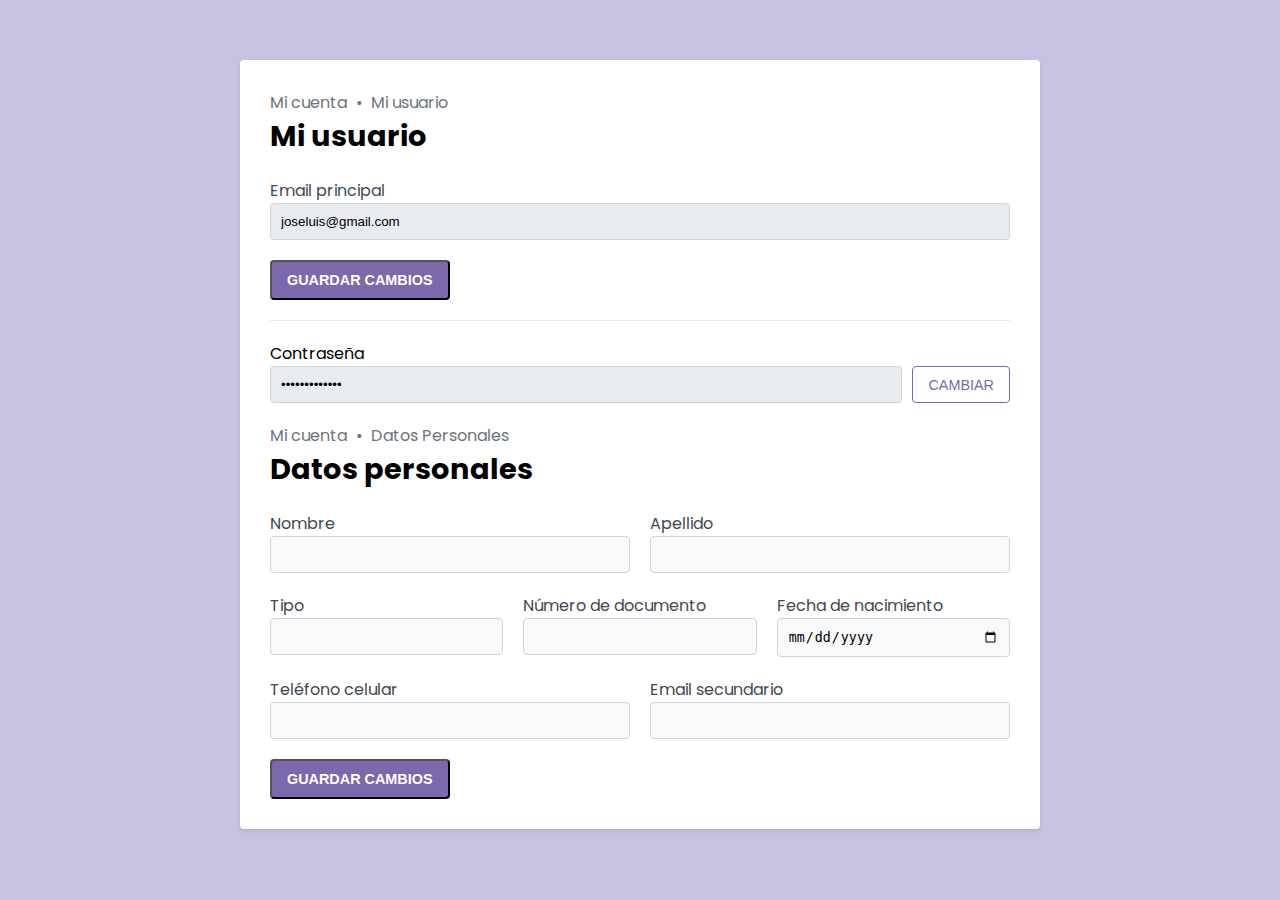
<file: html/datos-personales.html>
﻿<!DOCTYPE html>
<html lang="es">
<head>
    <meta charset="UTF-8">
    <meta name="viewport" content="width=device-width, initial-scale=1.0">
    <title>Perfil de Usuario</title>
    <link rel="stylesheet" href="../css/estilos-datos-personales.css">
</head>
<body>

    <div class="perfil-contenedor">

        <section class="ruta-navegacion">
            <span>Mi cuenta</span>
            <span class="separator">•</span>
            <span>Mi usuario</span>
        </section>

        <section class="seccion">
            <h2 class="titulo-seccion">Mi usuario</h2>

            <form class="formulario">
                <section class="campo">
                    <label for="email-principal">Email principal</label>
                    <input type="email" id="email-principal" value="joseluis@gmail.com" readonly>
                </section>
                <button type="submit" class="boton-guardar">GUARDAR CAMBIOS</button>
            </form>

            <div class="separador"></div>

            <section class="contrasena-contenedor">
                <label for="contrasena">Contraseña</label>
                <div class="contrasena-input-grupo">
                    <input type="password" id="contrasena" value="•••••••••••••" readonly>
                    <button type="button" class="boton-cambiar">CAMBIAR</button>
                </div>
            </section>
        </section>

        <nav class="ruta-navegacion">
            <span>Mi cuenta</span>
            <span class="separator">•</span>
            <span>Datos Personales</span>
        </nav>

        <section class="seccion">
            <h2 class="titulo-seccion">Datos personales</h2>

            <form class="formulario formulario-dos-columnas">
                
                <div class="campo">
                    <label for="nombre">Nombre</label>
                    <input type="text" id="nombre">
                </div>
                <div class="campo">
                    <label for="apellido">Apellido</label>
                    <input type="text" id="apellido">
                </div>

                <div class="campo campo-triple">
                    <label for="tipo-doc">Tipo</label>
                    <input type="text" id="tipo-doc">
                </div>
                <div class="campo campo-triple">
                    <label for="numero-doc">Número de documento</label>
                    <input type="text" id="numero-doc">
                </div>
                <div class="campo campo-triple">
                    <label for="fecha-nac">Fecha de nacimiento</label>
                    <input type="date" id="fecha-nac">
                </div>
                
                <div class="campo">
                    <label for="telefono">Teléfono celular</label>
                    <input type="tel" id="telefono">
                </div>
                <div class="campo">
                    <label for="email-secundario">Email secundario</label>
                    <input type="email" id="email-secundario">
                </div>

                <div>
                    <button type="submit" class="boton-guardar">GUARDAR CAMBIOS</button>
                </div>
            </form>
        </section>

    </div>

</body>
</html>
</file>
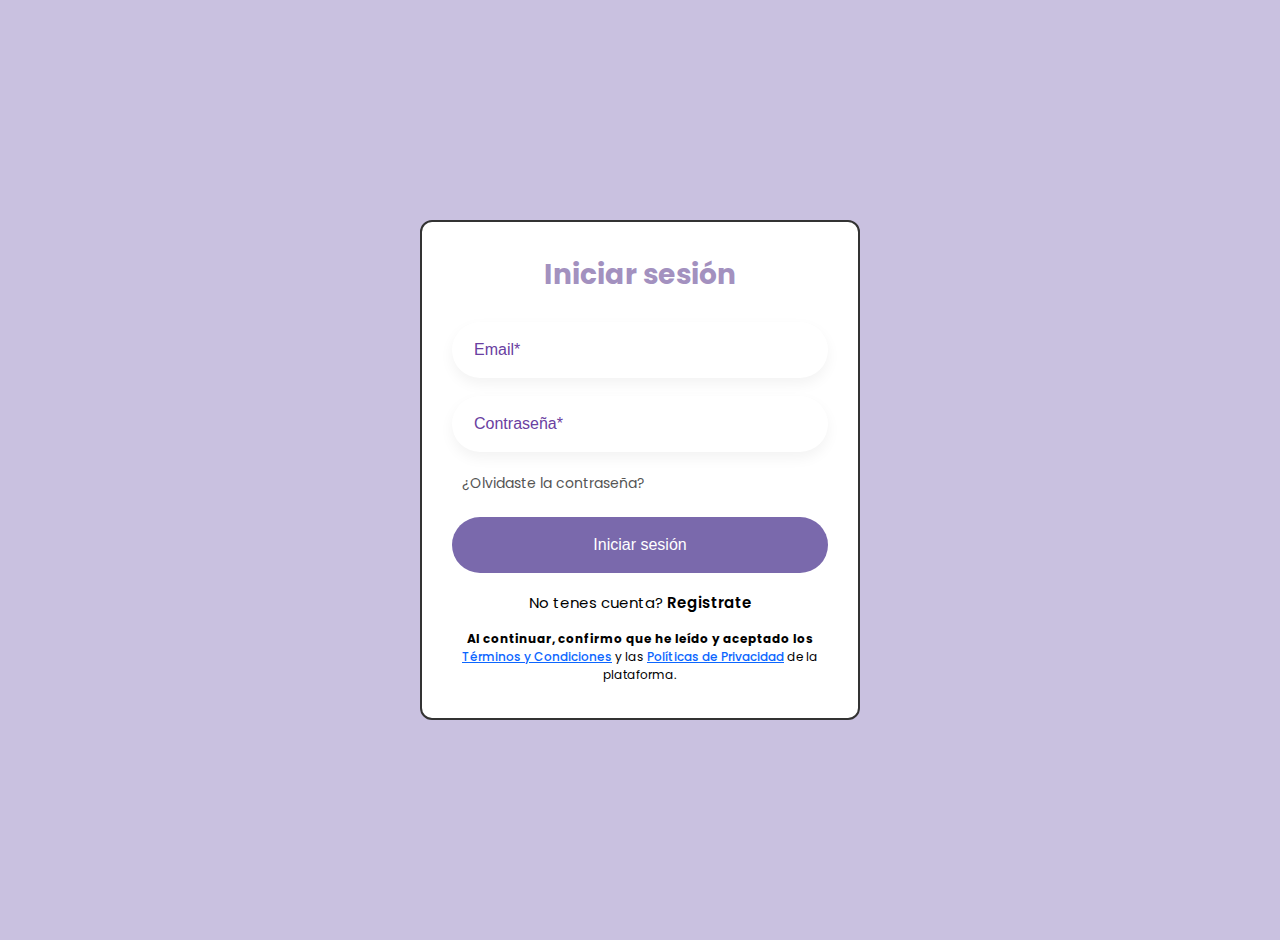
<file: html/login.html>
<!DOCTYPE html>
<html lang="es">
<head>  
   <meta charset="UTF-8">
   <meta name="viewport" content="width=device-width, initial-scale=1.0">
   <title> Iniciar sesion </title>
   <link rel="stylesheet" href="../css/estilos-login.css">
</head>
<body>
  <div class="contenedor-principal">
    <section class="caja-login">
      <header class="encabezado-login">
        <h1> Iniciar sesión </h1>
      </header>

      <form action="#" method="post" class="formulario-login" id="formulario-login" name="formulario-login">
        <section class="caja-entrada">
          <input type="email" id="email" name="email" class="campo-entrada" placeholder="Email*" autocomplete="off" required>
        </section>

        <section class="caja-entrada">
          <input type="password" id="contrasenia" name="contrasenia" class="campo-entrada" placeholder="Contraseña*" autocomplete="off" required>
          <small id="mensaje-contrasenia"></small>
          
        </section>

        <section class="recuperar-contrasenia">
          <a class="enlace-recuperar-contrasenia" href="recuperar-password.html" id="recuperar-contrasenia" name="recuperar-contrasenia">¿Olvidaste la contraseña?</a>
        </section>

       <section class="caja-boton">
          <button type="submit" class="boton-enviar" id="boton-enviar" name="boton-enviar" disabled >Iniciar sesión</button>
        </section>

        <section class="enlace-registro">
          <p>No tenes cuenta? <a href="registrarse.html">Registrate</a></p>
        </section>
      </form>
      
      <section class="texto-terminos">
        <p>
          <strong>Al continuar, confirmo que he leído y aceptado los</strong>
          <a href="../html/terminos-condiciones.html">Términos y Condiciones</a>
          y las
          <a href="../html/terminos-condiciones.html">Políticas de Privacidad</a>
          de la plataforma.
        </p>
      </section>
    </section>
  </div>
  <script src="../js/login.js"></script>
</body>
</html>
</file>
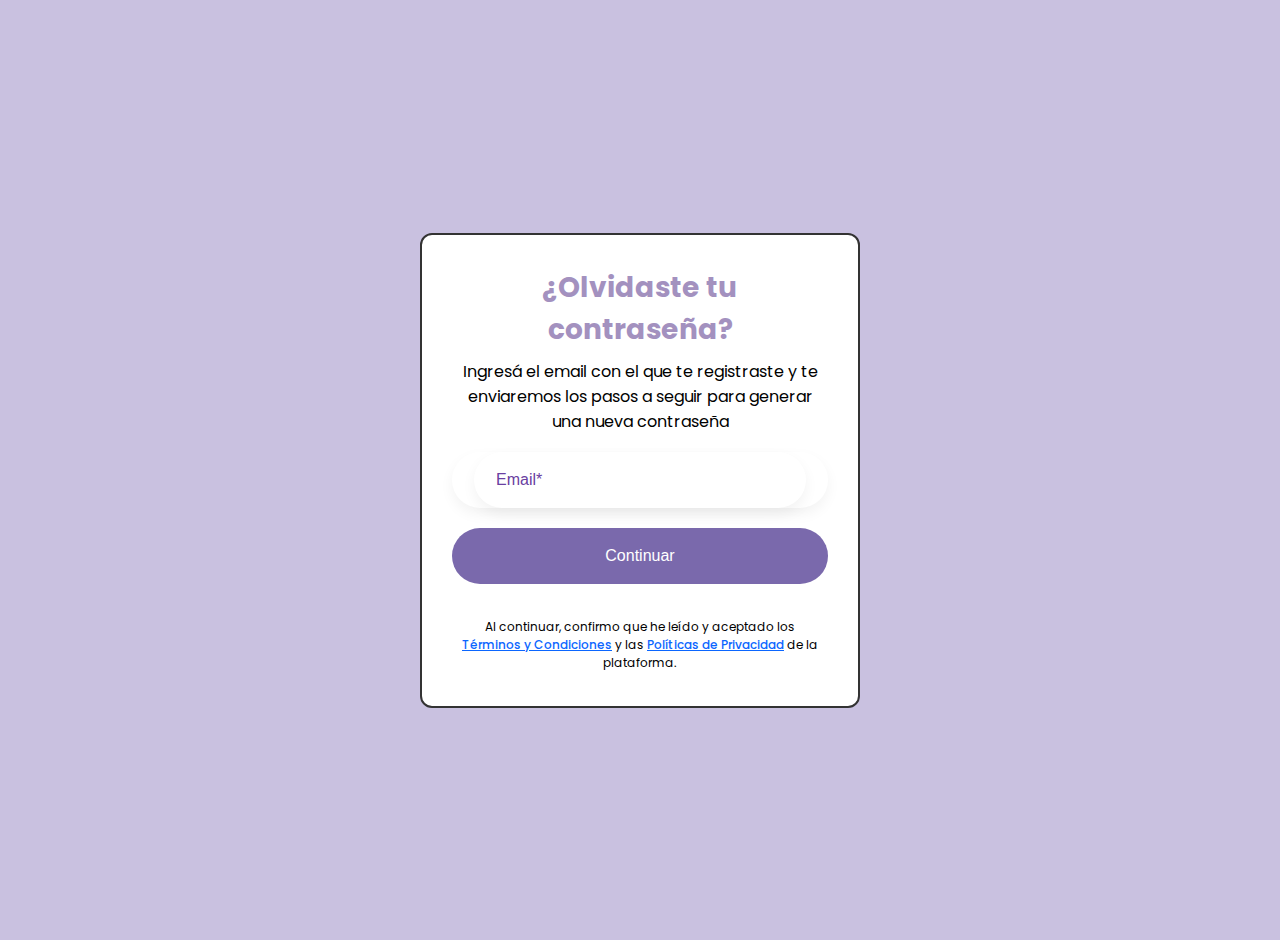
<file: html/recuperar-password.html>
﻿<!DOCTYPE html>
<html lang="es">
<head>
    <meta charset="UTF-8">
    <meta name="viewport" content="width=device-width, initial-scale=1.0">
    <title>Recuperar Contraseña</title>
    <link rel="stylesheet" href="../css/estilos-recuperar-password.css">
    <link rel="stylesheet" href="../css/estilos-login.css">
</head>
<body >
    <div class="contenedor-principal">
        <section class="caja-recuperarContrasenia">       
            <header class="encabezado-recuperarContrasenia">
                <h1>¿Olvidaste tu contraseña?</h1>
            </header>
            <main>
                <p class="textoParaRecuperarContrasenia">Ingresá el email con el que te registraste y te enviaremos los pasos a seguir para generar una nueva contraseña</p>
                <form action="#" method="post" class="caja-entrada" id="caja-entrada" name="caja-entrada" >
            
                    <section class="campo-entrada">
                        <input type="email" name="email" id="email" class="campo-entrada" placeholder="Email*" autocomplete="off" required>
                    </section>
            
                    <section class="caja-boton">
                        <button type="submit" id="boton-enviar" name="boton-enviar" class="boton-enviar">Continuar</button>
                    </section>
                </form>
            </main>
            <section class="texto-terminos">
                <p>
                    Al continuar, confirmo que he leído y aceptado los
                    <a href="#">Términos y Condiciones</a> y las 
                    <a href="#">Políticas de Privacidad</a> de la plataforma.
                </p>
            </section>
        </section>
    </div>
    <script src="../js/recuperar-password.js"></script>
</body>
</html>
</file>
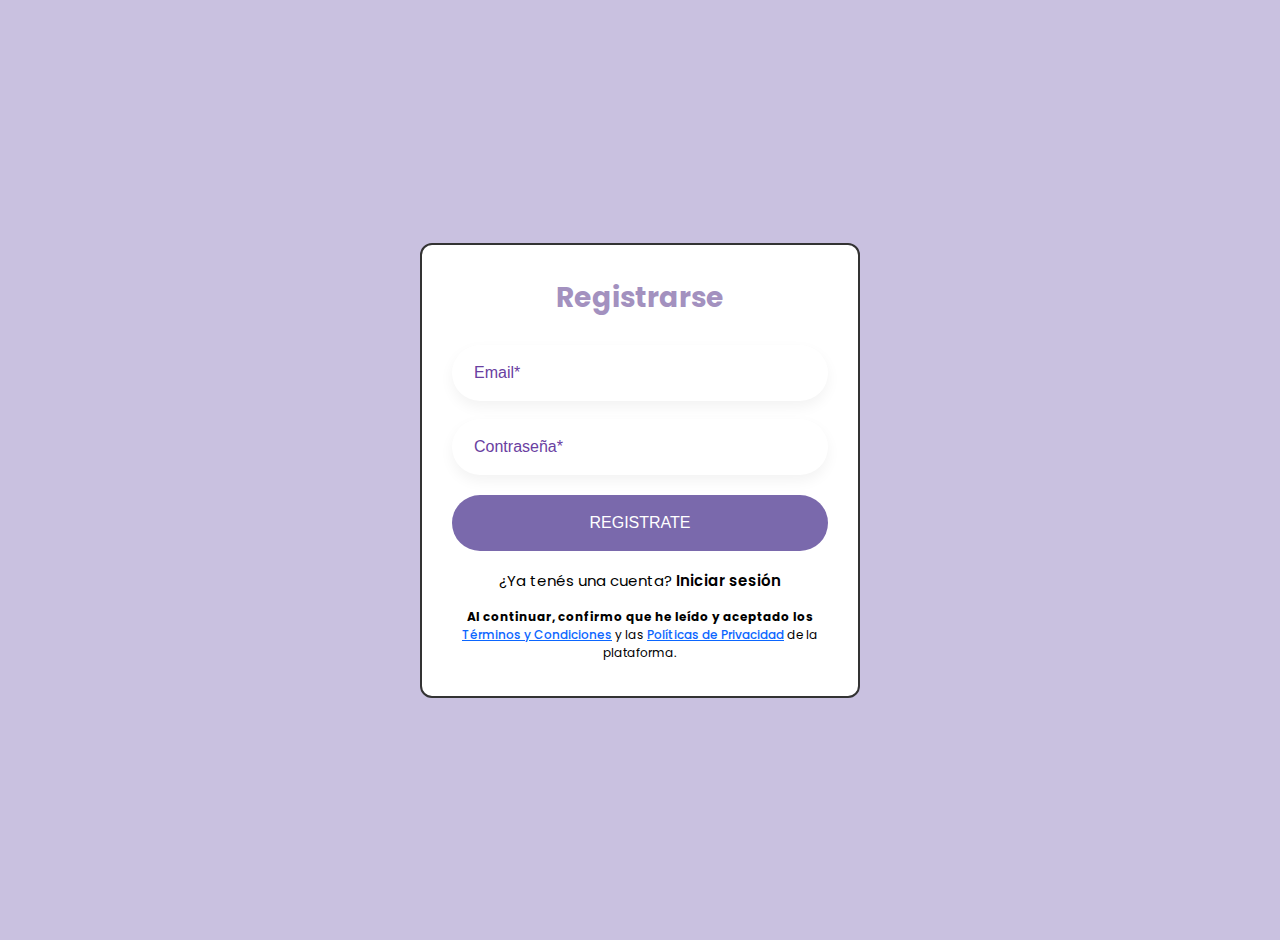
<file: html/registrarse.html>
<!DOCTYPE html>
<html lang="es">
<head>
   <meta charset="UTF-8">
   <meta name="viewport" content="width=device-width, initial-scale=1.0">
   <title> Registrarse </title>
   <link rel="stylesheet" href="../css/estilos-registrarse.css">
   <link rel="stylesheet" href="../css/estilos-login.css">
</head>
<body>
  <div class="contenedor-principal">
    <section class="caja-registrarse">
      <header class="encabezado-registrarse">
        <h1>Registrarse</h1>
      </header>

      <main>
        <form action="#" method="post" class="login-form" id="formulario-registrarse" name="formulario-registrarse">
          <section class="caja-entrada">
            <input type="email" name="email" id="email" class="campo-entrada" placeholder="Email*" autocomplete="off" required>
          </section>

          <section class="caja-entrada">
              <input type="password" name="contrasenia" id="contrasenia" class="campo-entrada" placeholder="Contraseña*" autocomplete="off" required>
              <small id="mensaje-contrasenia"></small>
            </section>

         <section class="caja-boton">
            <button type="submit" class="boton-enviar" id="boton-enviar" name="boton-enviar" disabled>REGISTRATE</button>
          </section>

          <section class="enlace-registro">
            <p>¿Ya tenés una cuenta? <a href="login.html">Iniciar sesión</a></p>
          </section>
        </form>
      </main>

      <section class="texto-terminos">
        <p>
          <strong>Al continuar, confirmo que he leído y aceptado los</strong>
          <a href="../html/terminos-condiciones.html" >Términos y Condiciones</a>
          y las
          <a href="../html/terminos-condiciones.html">Políticas de Privacidad</a>
          de la plataforma.
        </p>
      </section>

    </section>
  </div>
  <script src="../js/registrarse.js"></script>
</body>
</html>
</file>
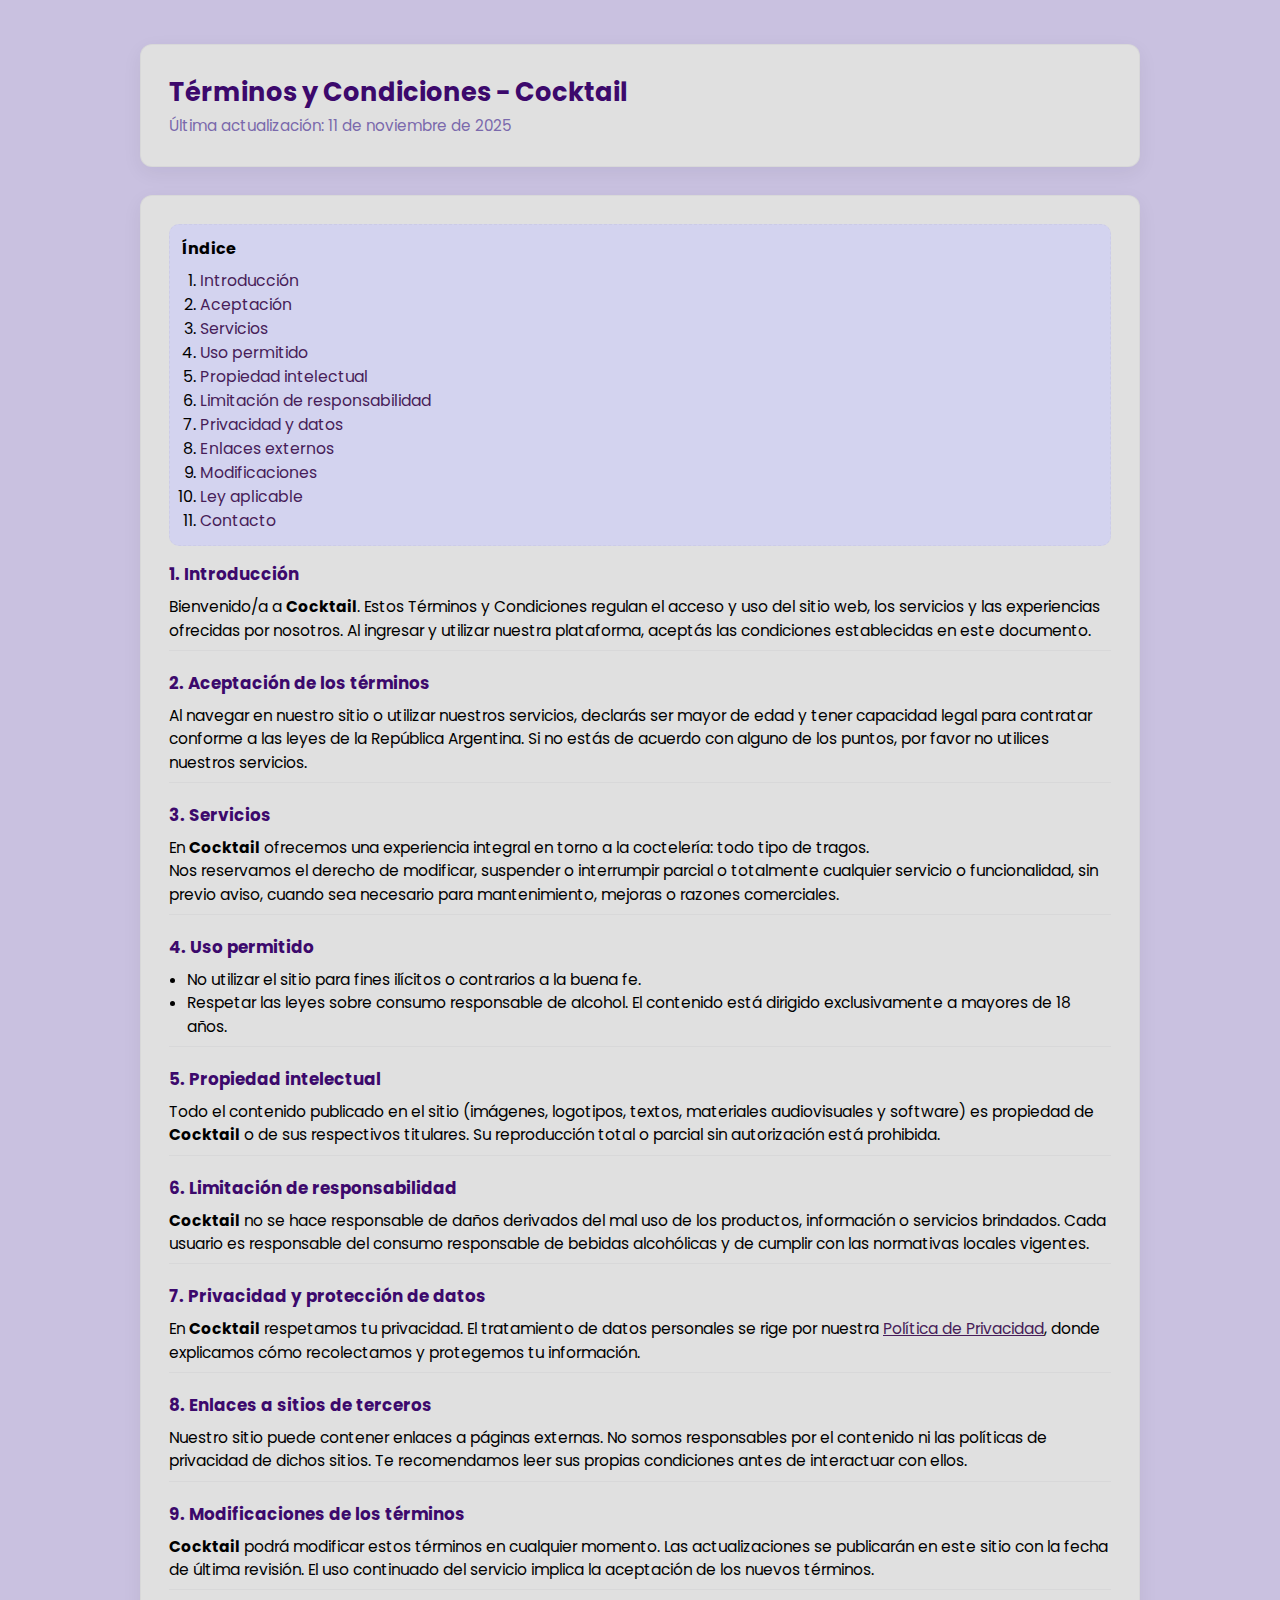
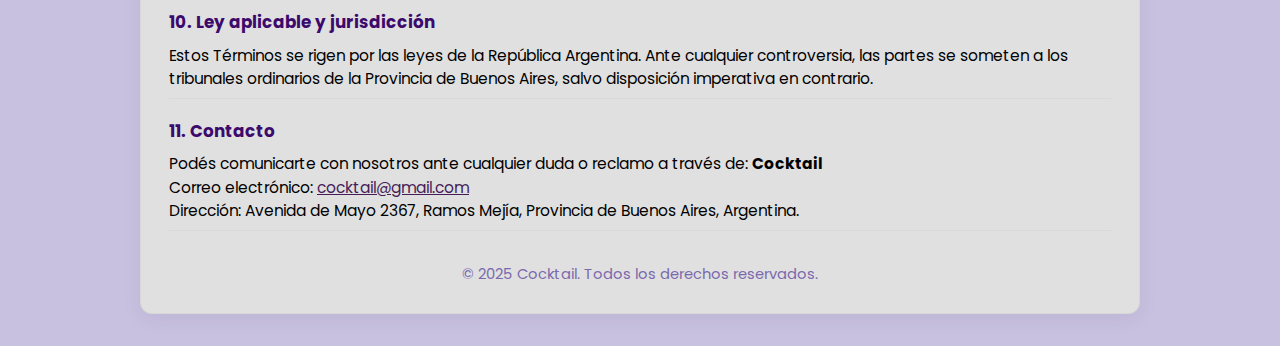
<file: html/terminos-condiciones.html>
<!DOCTYPE html>
<html lang="es">
<head>
  <meta charset="utf-8" />
  <meta name="viewport" content="width=device-width, initial-scale=1" />
  <title>Términos y Condiciones — Cocktail</title>
  <link rel="stylesheet" href="../css/terminos.css" />
</head>
<body class="light-theme">
  <header class="encabezado">
    <div class="contenedor">
      <h1>Términos y Condiciones - Cocktail</h1>
      <p class="subtitulo">Última actualización: 11 de noviembre de 2025</p>
    </div>
  </header>

  <main class="contenedor">
    <nav class="indice" aria-label="Índice de términos">
      <strong>Índice</strong>
      <ol>
        <li><a href="#intro">Introducción</a></li>
        <li><a href="#aceptacion">Aceptación</a></li>
        <li><a href="#servicios">Servicios</a></li>
        <li><a href="#uso">Uso permitido</a></li>
        <li><a href="#propiedad">Propiedad intelectual</a></li>
        <li><a href="#responsabilidad">Limitación de responsabilidad</a></li>
        <li><a href="#privacidad">Privacidad y datos</a></li>
        <li><a href="#enlaces">Enlaces externos</a></li>
        <li><a href="#cambios">Modificaciones</a></li>
        <li><a href="#ley">Ley aplicable</a></li>
        <li><a href="#contacto">Contacto</a></li>
      </ol>
    </nav>

    <section id="intro" class="seccion">
      <h2>1. Introducción</h2>
      <p>
        Bienvenido/a a <strong>Cocktail</strong>. Estos Términos y Condiciones regulan el acceso y uso del sitio web, los servicios y las experiencias ofrecidas por nosotros. Al ingresar y utilizar nuestra plataforma, aceptás las condiciones establecidas en este documento.
      </p>
    </section>

    <section id="aceptacion" class="seccion">
      <h2>2. Aceptación de los términos</h2>
      <p>
        Al navegar en nuestro sitio o utilizar nuestros servicios, declarás ser mayor de edad y tener capacidad legal para contratar conforme a las leyes de la República Argentina. Si no estás de acuerdo con alguno de los puntos, por favor no utilices nuestros servicios.
      </p>
    </section>

    <section id="servicios" class="seccion">
      <h2>3. Servicios</h2>
      <p>
        En <strong>Cocktail</strong> ofrecemos una experiencia integral en torno a la coctelería: todo tipo de tragos.
      </p>
      <p>
        Nos reservamos el derecho de modificar, suspender o interrumpir parcial o totalmente cualquier servicio o funcionalidad, sin previo aviso, cuando sea necesario para mantenimiento, mejoras o razones comerciales.
      </p>
    </section>

    <section id="uso" class="seccion">
      <h2>4. Uso permitido</h2>
      <ul>
        <li>No utilizar el sitio para fines ilícitos o contrarios a la buena fe.</li>
        <li>Respetar las leyes sobre consumo responsable de alcohol. El contenido está dirigido exclusivamente a mayores de 18 años.</li>
      </ul>
    </section>

    <section id="propiedad" class="seccion">
      <h2>5. Propiedad intelectual</h2>
      <p>
        Todo el contenido publicado en el sitio (imágenes, logotipos, textos, materiales audiovisuales y software) es propiedad de <strong>Cocktail</strong> o de sus respectivos titulares. Su reproducción total o parcial sin autorización está prohibida.
      </p>
    </section>

    <section id="responsabilidad" class="seccion">
      <h2>6. Limitación de responsabilidad</h2>
      <p>
        <strong>Cocktail</strong> no se hace responsable de daños derivados del mal uso de los productos, información o servicios brindados. Cada usuario es responsable del consumo responsable de bebidas alcohólicas y de cumplir con las normativas locales vigentes.
      </p>
    </section>

    <section id="privacidad" class="seccion">
      <h2>7. Privacidad y protección de datos</h2>
      <p>
        En <strong>Cocktail</strong> respetamos tu privacidad. El tratamiento de datos personales se rige por nuestra <a href="#">Política de Privacidad</a>, donde explicamos cómo recolectamos y protegemos tu información.
      </p>
    </section>

    <section id="enlaces" class="seccion">
      <h2>8. Enlaces a sitios de terceros</h2>
      <p>
        Nuestro sitio puede contener enlaces a páginas externas. No somos responsables por el contenido ni las políticas de privacidad de dichos sitios. Te recomendamos leer sus propias condiciones antes de interactuar con ellos.
      </p>
    </section>

    <section id="cambios" class="seccion">
      <h2>9. Modificaciones de los términos</h2>
      <p>
        <strong>Cocktail</strong> podrá modificar estos términos en cualquier momento. Las actualizaciones se publicarán en este sitio con la fecha de última revisión. El uso continuado del servicio implica la aceptación de los nuevos términos.
      </p>
    </section>

    <section id="ley" class="seccion">
      <h2>10. Ley aplicable y jurisdicción</h2>
      <p>
        Estos Términos se rigen por las leyes de la República Argentina. Ante cualquier controversia, las partes se someten a los tribunales ordinarios de la Provincia de Buenos Aires, salvo disposición imperativa en contrario.
      </p>
    </section>

    <section id="contacto" class="seccion">
      <h2>11. Contacto</h2>
      <p>Podés comunicarte con nosotros ante cualquier duda o reclamo a través de: <strong>Cocktail</strong></p>
      <p>Correo electrónico: <a href="mailto:cocktail@gmail.com">cocktail@gmail.com</a><br>
      Dirección: Avenida de Mayo 2367, Ramos Mejía, Provincia de Buenos Aires, Argentina.</p>
    </section>

    <footer class="pie">
      <p>© <span id="year">2025</span> Cocktail. Todos los derechos reservados.</p>
    </footer>
  </main>
</body>
</html>
</file>
<file: css/estilos-datos-personales.css>
﻿/* estilos-datos-personales.css */
@import url('https://fonts.googleapis.com/css2?family=Poppins:wght@400;500&family=Montserrat:wght@400;600&family=Numans&display=swap');

*{
    box-sizing: border-box;
    margin: 0;
    padding: 0;
}

body {
    font-family: 'Poppins', sans-serif; 
    background-color: #c9c1e0; 
    margin-top: 40px;
    padding: 20px;
    display: flex;
    justify-content: center;
}

.perfil-contenedor {
    background-color: #ffffff;
    width: 100%;
    max-width: 800px; 
    box-shadow: 0 2px 4px rgba(0, 0, 0, 0.1);
    padding: 30px;
    border-radius: 4px;
}

.titulo-seccion {
    font-size: 1.8em;
    margin-top: 0;
    margin-bottom: 20px;
}

.ruta-navegacion {
    font-size: 1em;
    color: #6c757d; 
}

.ruta-navegacion .separator {
    margin: 0 5px;
}

.separador {
    border: 0;
    height: 1px;
    background-color: #e9ecef;
    margin: 20px 0;
}

.formulario {
    display: flex;
    flex-wrap: wrap;
    gap: 20px;
}

.campo {
    flex: 1 1 100%; 
}

.formulario-dos-columnas .campo {
    flex: 1 1 calc(50% - 10px); 
}

.formulario-dos-columnas .campo-triple {
    flex: 1 1 calc(33.33% - 14px); 
    position: relative; 
}

.campo label {
    font-size: 1em;
    color: #424950;
}

.campo input[type="text"],
.campo input[type="email"],
.campo input[type="tel"],
.campo input[type="date"] {
    width: 100%;
    padding: 10px;
    border: 1px solid #ced4da;
    border-radius: 4px; 
    background-color: #f8f9fa; 
}

.campo input[readonly] {
    background-color: #e9ecef;
}

.contrasena-contenedor {
    margin-bottom: 20px;
}

.contrasena-input-grupo {
    display: flex;
    gap: 10px;
}

.contrasena-input-grupo input[type="password"] {
    flex-grow: 1;
    padding: 10px;
    border: 1px solid #ced4da;
    border-radius: 4px;
    background-color: #e9ecef;
}

.boton-guardar {
    background-color: #7a69ac;
    color: white;
    padding: 10px 15px;
    border-radius: 4px;
    cursor: pointer;
    font-weight: bold;
    font-size: 0.9em;
}

.boton-cambiar {
    background: none;
    color: #7a69ac;
    border: 1px solid #7a69ac;
    padding: 8px 15px;
    border-radius: 4px;
    cursor: pointer;
    font-size: 0.9em;
}

.boton-cambiar:hover {
    background-color: #7a69ac;
    color: white;
}

@media (max-width: 720px) and (min-width: 480px){
    .perfil-contenedor{
        padding: 22px;
        max-width: 100%;
        border-radius: 10px;
    }

    .titulo-seccion{
        font-size: 22px;
        margin-bottom: 6px;
    }

    .formulario .campo,
    .formulario-dos-columnas .campo,
    .formulario-dos-columnas .campo-triple {
        flex: 1 1 100%;
        width: 100%;
    }

    .campo input{
        height: 48px;
        font-size: 15px;
        padding: 0 14px;
    }

    .boton-guardar{
        height: 48px;
        font-size: 15px;
        border-radius: 24px;
        width: 100%;
    }

    .contrasena-input-grupo{
        flex-direction: column;
        align-items: stretch;
        gap: 8px;
    }
}

@media (max-width: 360px){
  .perfil-contenedor{
    padding: 18px;    
  }

  .titulo-seccion{
    font-size: 20px;    
  }

  .campo input{
    font-size: 14.5px;   
    height: 44px;      
    padding: 0 12px;
  }

  .boton-guardar{
    font-size: 14.5px; 
    height: 44px;       
  }

  .texto-terminos{
    font-size: 10.5px;  
  }
}
</file>
<file: css/estilos-login.css>
﻿@import url('https://fonts.googleapis.com/css2?family=Poppins:wght@400;500&family=Montserrat:wght@400;600&family=Numans&display=swap');

*{
  margin: 0;
  padding: 0;
  box-sizing: border-box;
}

body{
  background: #c9c1e0;
  padding: 20px; /* para que en móviles haya espacio */
}

.contenedor-principal{
  display: flex;
  justify-content: center;
  align-items: center;
  min-height: 100vh;
  font-family: 'Poppins', sans-serif;
}

/* CAJA PRINCIPAL */
.caja-login{
  width: 27.5rem;
  max-width: 100%;
  background: #fff;
  border: 2px solid #333;
  border-radius: 12px;
  padding: 32px 30px 34px;
  display: flex;
  flex-direction: column;
  align-items: stretch;
}

/* HEADER */
.encabezado-login{
  text-align: center;
  margin-bottom: 8px;
  color: #a391bf;
  font-size: 14px;
  font-weight: 600;
}

/* INPUTS */
.caja-entrada{
  margin-top: 18px;
}

.campo-entrada{
  width: 100%;
  height: 56px;
  font-size: 16px;
  padding: 0 22px;
  border-radius: 28px;
  border: none;
  box-shadow: 0px 6px 14px rgba(0,0,0,0.05);
  outline: none;
}

.campo-entrada::placeholder{
  font-weight: 500;
  color: #6a40a1;
}

/* FILA "remember / forgot" */
.recuperar-contrasenia{
  margin: 18px 0 22px;
  gap: 12px;
}

.enlace-recuperar-contrasenia{
  padding: 10px;
  font-size: 14px;
  color: #555;
  text-decoration: none;
}
.enlace-recuperar-contrasenia:hover{ 
  text-decoration: underline 
}
#mensaje-contrasenia {
  /* mensaje de error*/
  color: red;
  font-size: 12px;
  margin-top: 4px;
  display: block;
}
/* BOTÓN */
.caja-boton{
   margin-bottom: 18px; 
   margin-top: 20px;
}
  
.boton-enviar{
  width: 100%;
  height: 56px;
  border-radius: 28px;
  background: #7a69ac;
  color: #fff;
  border: none;
  cursor: pointer;
  font-size: 16px;
  font-weight: 500;
  text-align: center;
  display: inline-block;
  line-height: 56px; /* centra el texto verticalmente */
  transition: background 0.3s ease;
}

.boton-enviar:hover{
  background: #6b5a9c;
}

/* SIGN UP */
.enlace-registro{
  text-align: center;
  font-size: 15px;
}

.enlace-registro a{
  color: #000;
  font-weight: 600;
  text-decoration: none;
}

/* TÉRMINOS */
.texto-terminos{
  font-size: 12px;
  text-align: center;
  margin-top: 16px;
  padding: 0 8px;
}

.texto-terminos a{
  color: #0b66ff;
  text-decoration: underline;
  font-weight: 500;
}

viar{
    height: 48px;
    font-size: 15px;
    border-radius: 24px;
  }

  .recuperar-contrasenia{
    flex-direction: column;
    align-items: flex-start;
    gap: 10px;
  }/* RESPONSIVE: tablets y pantallas medianas */
@media (max-width: 720px){
  .caja-login{
    width: 420px;
    padding: 28px;
  }
  .encabezado-login h1{
    font-size: 26px; 
    }
  .campo-entrada{ 
    height: 54px;
    font-size: 15.5px; 
  }
  .boton-enviar{ 
    height: 54px; 
    font-size: 15.5px; 
  }
}

/* RESPONSIVE: móviles */
@media (max-width: 480px){
  .caja-login{
    width: 100%;
    max-width: 420px;
    padding: 22px;
    border-radius: 10px;
  }

  .encabezado-login h1{
    font-size: 22px;
    margin-bottom: 6px;
  }
  .campo-entrada{
    height: 48px;
    font-size: 15px;
    padding: 0 18px; 
  }
  .boton-en
  .recuperar-contrasenia .enlace-recuperar-contrasenia{
    align-self: flex-end;
  }

  .texto-terminos{
    font-size: 11px;
    max-width: 320px;
    margin-top: 14px;
    padding: 0 6px;
  }
}

/* Pantallas muy pequeñas */
@media (max-width: 360px){
  .caja-login{
    padding: 18px;
  }
  .encabezado-login h1{
    font-size: 20px;
  }
  .campo-entrada{
    font-size: 14.5px;
    height: 44px;
  }
  .boton-enviar{
    font-size: 14.5px;
    height: 44px;
  }
  .texto-terminos{
    font-size: 10.5px;
  }
}
</file>
<file: css/estilos-recuperar-password.css>
﻿@import url('https://fonts.googleapis.com/css2?family=Poppins:wght@400;500&family=Montserrat:wght@400;600&family=Numans&display=swap');

/* CAJA PRINCIPAL */
.caja-recuperarContrasenia{
  width: 27.5rem;
  max-width: 100%;
  background: #fff;
  border: 2px solid #333;
  border-radius: 12px;
  padding: 32px 30px 34px;
  display: flex;
  flex-direction: column;
  align-items: stretch;
}

/* HEADER */
.encabezado-recuperarContrasenia{
  text-align: center;
  margin-bottom: 8px;
  color: #a391bf;
  font-size: 14px;
  font-weight: 600;
}

.textoParaRecuperarContrasenia{
    font-size: 16px;
    text-align: center;
}

/* RESPONSIVE: tablets y pantallas medianas */
@media (max-width: 720px){
  .caja-recuperarContrasenia{
    width: 420px;
    padding: 28px;
  }
  .encabezado-recuperarContrasenia h1{
    font-size: 26px; 
    }
}

/* RESPONSIVE: móviles */
@media (max-width: 480px){
  .caja-recuperarContrasenia{
    width: 100%;
    max-width: 420px;
    padding: 22px;
    border-radius: 10px;
  }

  .encabezado-recuperarContrasenia h1{
    font-size: 22px;
    margin-bottom: 6px;
  }
}

/* Pantallas muy pequeñas */
@media (max-width: 360px){
  .caja-recuperarContrasenia{
    padding: 18px;
  }
  .encabezado-recuperarContrasenia h1{
    font-size: 20px;
  }
}
</file>
<file: css/estilos-registrarse.css>
﻿
.caja-registrarse{
 width: 27.5rem;
  max-width: 100%;
  background: #fff;
  border: 2px solid #333;
  border-radius: 12px;
  padding: 32px 30px 34px;
  display: flex;
  flex-direction: column;
  align-items: stretch;
}

.encabezado-registrarse{
 text-align: center;
  margin-bottom: 8px;
  color: #a391bf;
  font-size: 14px;
  font-weight: 600;
}

#mensaje-contrasenia {
  /* mensaje de error*/
  color: red;
  font-size: 12px;
  margin-top: 4px;
  display: block;
}

  /* RESPONSIVE: tablets y pantallas medianas */
@media (max-width: 720px){
  .caja-registrarse{
    width: 420px;
    padding: 28px;
  }
  .encabezado-registrarse h1{
    font-size: 26px; 
    }
}

/* RESPONSIVE: móviles */
@media (max-width: 480px){
  .caja-registrarse{
    width: 100%;
    max-width: 420px;
    padding: 22px;
    border-radius: 10px;
  }

  .encabezado-registrarse h1{
    font-size: 22px;
    margin-bottom: 6px;
  }
}

/* Pantallas muy pequeñas */
@media (max-width: 360px){
  .caja-registrarse{
    padding: 18px;
  }
  .encabezado-registrarse h1{
    font-size: 20px;
  }
}
</file>
<file: css/terminos.css>
@import url('https://fonts.googleapis.com/css2?family=Poppins&family=Numans&family=Khula&display=swap');

:root {
  --light-color-texto: #e0e0e0;
  --light-color-fondo: #c9c1e0;
  --light-color-acento-1: #a391bf;
  --light-color-acento-2: #6a40a1;
  --light-color-acento-3: #7a69ac;
  --dark-color-texto: #000000;
  --dark-color-fondo: #10002b;
  --dark-color-acento-1: #30045b;
  --dark-color-acento-2: #471d59;
  --dark-color-acento-3: #3c096c;

  --radio: 12px;
  --ancho-contenedor: 1000px;
  font-family: 'Poppins', 'Numans', 'Khula', sans-serif;
}

.light-theme {
  color: var(--dark-color-texto);
  background-color: var(--light-color-fondo);
}

* {
  box-sizing: border-box;
  margin: 0;
  padding: 0;
  line-height: 1.5;
}

body {
  padding: 2rem 1rem;
}

.contenedor {
  max-width: var(--ancho-contenedor);
  margin: 0 auto;
  background: var(--light-color-texto);
  border-radius: var(--radio);
  padding: 1.75rem;
  box-shadow: 0 6px 20px rgba(17, 24, 39, 0.06);
  border: 1px solid rgba(17, 24, 39, 0.04);
}

.encabezado {
  margin-bottom: 1rem;
  padding: 0.75rem 1rem;
}

.encabezado h1 {
  font-size: 1.6rem;
  margin-bottom: 0.25rem;
  color: var(--dark-color-acento-3);
}

.subtitulo {
  color: var(--light-color-acento-3);
  font-size: 0.95rem;
}

.indice {
  background:#d3d3ef;
  border-radius: 10px;
  padding: 0.75rem;
  margin-bottom: 1rem;
  border: 1px dashed rgba(0, 0, 0, 0.03);
}

.indice strong {
  display: block;
  margin-bottom: 0.5rem;
}

.indice ol {
  padding-left: 1.1rem;
}

.indice a {
  color: var(--dark-color-acento-2);
  text-decoration: none;
  font-size: 0.98rem;
}

.indice a:hover {
  text-decoration: underline;
}

.seccion {
  margin-bottom: 1.25rem;
  padding-bottom: 0.5rem;
  border-bottom: 1px solid rgba(17, 24, 39, 0.04);
}

.seccion h2 {
  font-size: 1.05rem;
  margin-bottom: 0.5rem;
  color: var(--dark-color-acento-3);
}

.seccion p,
.seccion ul {
  color: var(--dark-color-texto);
  font-size: 0.97rem;
}

.seccion ul {
  margin-left: 1.1rem;
  list-style-type: disc;
}

.seccion a {
  color: var(--dark-color-acento-2);
}

.pie {
  margin-top: 1.25rem;
  padding-top: 0.75rem;
  text-align: center;
  color: var(--light-color-acento-3);
  font-size: 0.92rem;
}

a:focus, button:focus {
  outline: 3px solid rgba(0, 102, 204, 0.18);
  outline-offset: 2px;
}


/* 30em = 480px */
@media (max-width: 30em) {
  .contenedor { padding: 1rem; }
  .encabezado h1 { font-size: 1.2rem; }
  .indice ol { font-size: 0.9rem; }
}

/* 48em = 768px */
@media (max-width: 48em) {
  .contenedor { padding: 1.25rem; }
  .encabezado h1 { font-size: 1.4rem; }
  .indice { padding: 0.5rem; }
}

/* 64em = 1024px */
@media (max-width: 64em) {
  .contenedor { max-width: 90%; }
  .seccion h2 { font-size: 1rem; }
}
</file>
